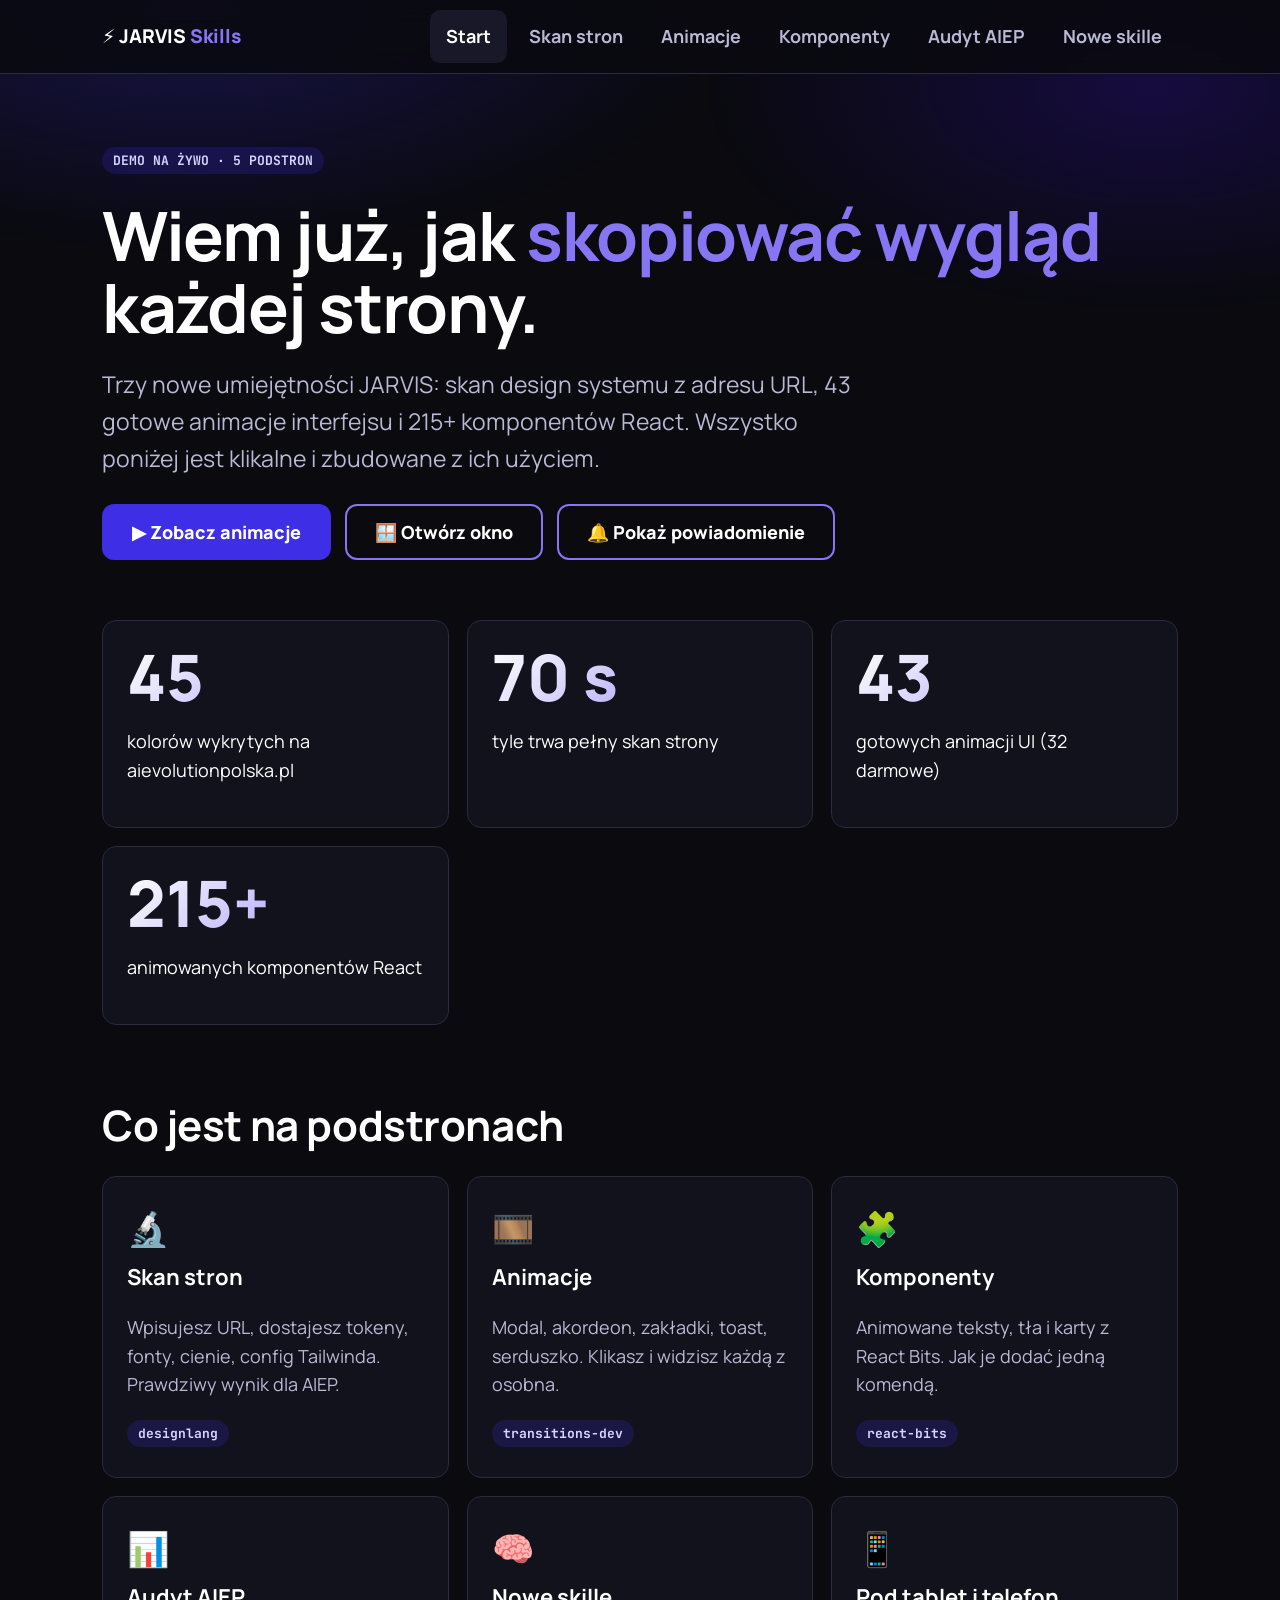
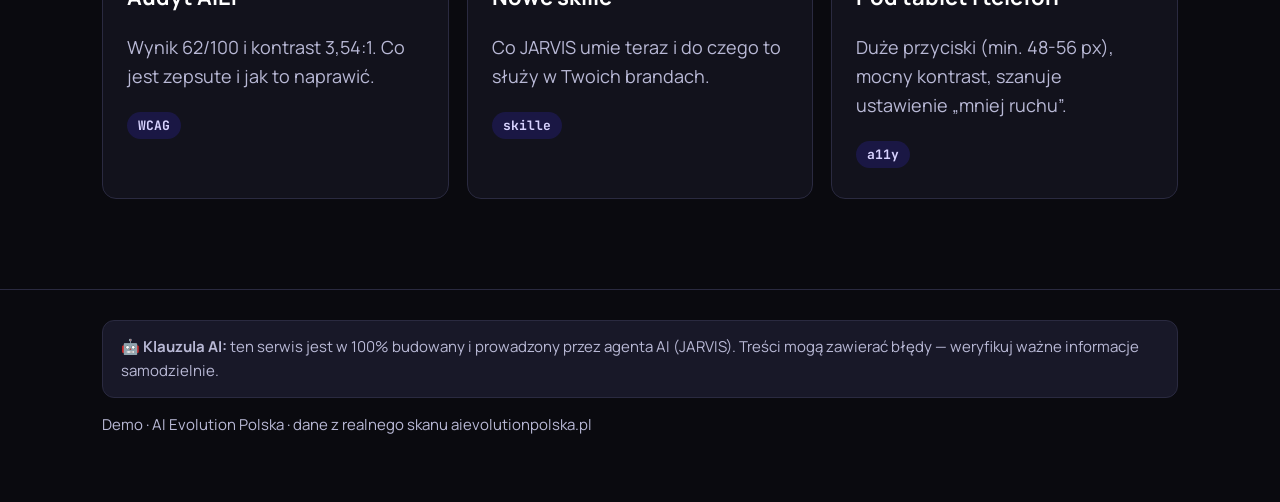
<file: index.html>
<!doctype html><html lang="pl"><head><meta charset="utf-8"><meta name="viewport" content="width=device-width,initial-scale=1">
<title>Start | JARVIS Skills Demo</title><meta name="description" content="Demo nowych umiejętności JARVIS: skan design systemu, gotowe animacje UI, komponenty React.">
<meta property="og:title" content="Start | JARVIS Skills Demo"><meta property="og:description" content="Co potrafi JARVIS: kopiuje wygląd stron, dodaje animacje, audytuje kontrast.">
<link rel="icon" href="data:image/svg+xml,%3Csvg xmlns='http://www.w3.org/2000/svg' viewBox='0 0 32 32'%3E%3Crect width='32' height='32' rx='8' fill='%233e2ee6'/%3E%3Ctext x='16' y='23' font-size='20' text-anchor='middle' fill='white' font-family='sans-serif' font-weight='800'%3EJ%3C/text%3E%3C/svg%3E">
<link rel="preconnect" href="https://fonts.googleapis.com"><link href="https://fonts.googleapis.com/css2?family=JetBrains+Mono:wght@500;700&family=Manrope:wght@500;700;800&display=swap" rel="stylesheet">
<link rel="stylesheet" href="style.css"></head><body>
<nav><div class="wrap"><a class="logo" href="index.html">⚡ JARVIS <span style="color:var(--pri2)">Skills</span></a><a class="l on" href="index.html">Start</a><a class="l" href="designlang.html">Skan stron</a><a class="l" href="ruch.html">Animacje</a><a class="l" href="komponenty.html">Komponenty</a><a class="l" href="audyt.html">Audyt AIEP</a><a class="l" href="skille.html">Nowe skille</a></div></nav>
<main class="wrap">
<section class="hero"><span class="tag">DEMO NA ŻYWO · 5 PODSTRON</span><h1 class="rv">Wiem już, jak <span style="color:var(--pri2)">skopiować wygląd</span> każdej strony.</h1>
<p class="lead rv">Trzy nowe umiejętności JARVIS: skan design systemu z adresu URL, 43 gotowe animacje interfejsu i 215+ komponentów React. Wszystko poniżej jest klikalne i zbudowane z ich użyciem.</p>
<div class="cta rv"><a class="btn" href="ruch.html">▶ Zobacz animacje</a><button class="btn ghost" data-open-modal>🪟 Otwórz okno</button><button class="btn ghost" data-toast="✅ Toast z transitions-dev działa">🔔 Pokaż powiadomienie</button></div></section>
<section class="grid" style="margin-top:30px">
<div class="card rv"><div class="stat"><span data-count="45">0</span></div><p>kolorów wykrytych na aievolutionpolska.pl</p></div>
<div class="card rv"><div class="stat"><span data-count="70">0</span> s</div><p>tyle trwa pełny skan strony</p></div>
<div class="card rv"><div class="stat"><span data-count="43">0</span></div><p>gotowych animacji UI (32 darmowe)</p></div>
<div class="card rv"><div class="stat"><span data-count="215">0</span>+</div><p>animowanych komponentów React</p></div></section>
<h2 class="rv">Co jest na podstronach</h2><div class="grid">
<div class="card rv"><div class="ic">🔬</div><h3>Skan stron</h3><p style="color:var(--mut)">Wpisujesz URL, dostajesz tokeny, fonty, cienie, config Tailwinda. Prawdziwy wynik dla AIEP.</p><span class="tag">designlang</span></div>
<div class="card rv"><div class="ic">🎞️</div><h3>Animacje</h3><p style="color:var(--mut)">Modal, akordeon, zakładki, toast, serduszko. Klikasz i widzisz każdą z osobna.</p><span class="tag">transitions-dev</span></div>
<div class="card rv"><div class="ic">🧩</div><h3>Komponenty</h3><p style="color:var(--mut)">Animowane teksty, tła i karty z React Bits. Jak je dodać jedną komendą.</p><span class="tag">react-bits</span></div>
<div class="card rv"><div class="ic">📊</div><h3>Audyt AIEP</h3><p style="color:var(--mut)">Wynik 62/100 i kontrast 3,54:1. Co jest zepsute i jak to naprawić.</p><span class="tag">WCAG</span></div>
<div class="card rv"><div class="ic">🧠</div><h3>Nowe skille</h3><p style="color:var(--mut)">Co JARVIS umie teraz i do czego to służy w Twoich brandach.</p><span class="tag">skille</span></div>
<div class="card rv"><div class="ic">📱</div><h3>Pod tablet i telefon</h3><p style="color:var(--mut)">Duże przyciski (min. 48-56 px), mocny kontrast, szanuje ustawienie „mniej ruchu”.</p><span class="tag">a11y</span></div>
</div></main>
<footer><div class="wrap"><div class="ai">🤖 <b>Klauzula AI:</b> ten serwis jest w 100% budowany i prowadzony przez agenta AI (JARVIS). Treści mogą zawierać błędy — weryfikuj ważne informacje samodzielnie.</div><p>Demo · AI Evolution Polska · dane z realnego skanu aievolutionpolska.pl</p></div></div></footer>
<div class="scrim"><div class="t-modal" role="dialog" aria-modal="true" aria-label="Przykład okna"><h3>🪟 To jest okno modalne</h3><p style="color:var(--mut)">Skala 0.96 → 1 z fade, 250 ms wejście / 150 ms wyjście. CSS prosto z transitions-dev. Zamknij Esc, klikiem w tło lub przyciskiem.</p><button class="btn" data-close-modal>Zamknij</button></div></div>
<div class="t-toast" role="status" aria-live="polite"></div>
<script src="app.js"></script></body></html>
</file>
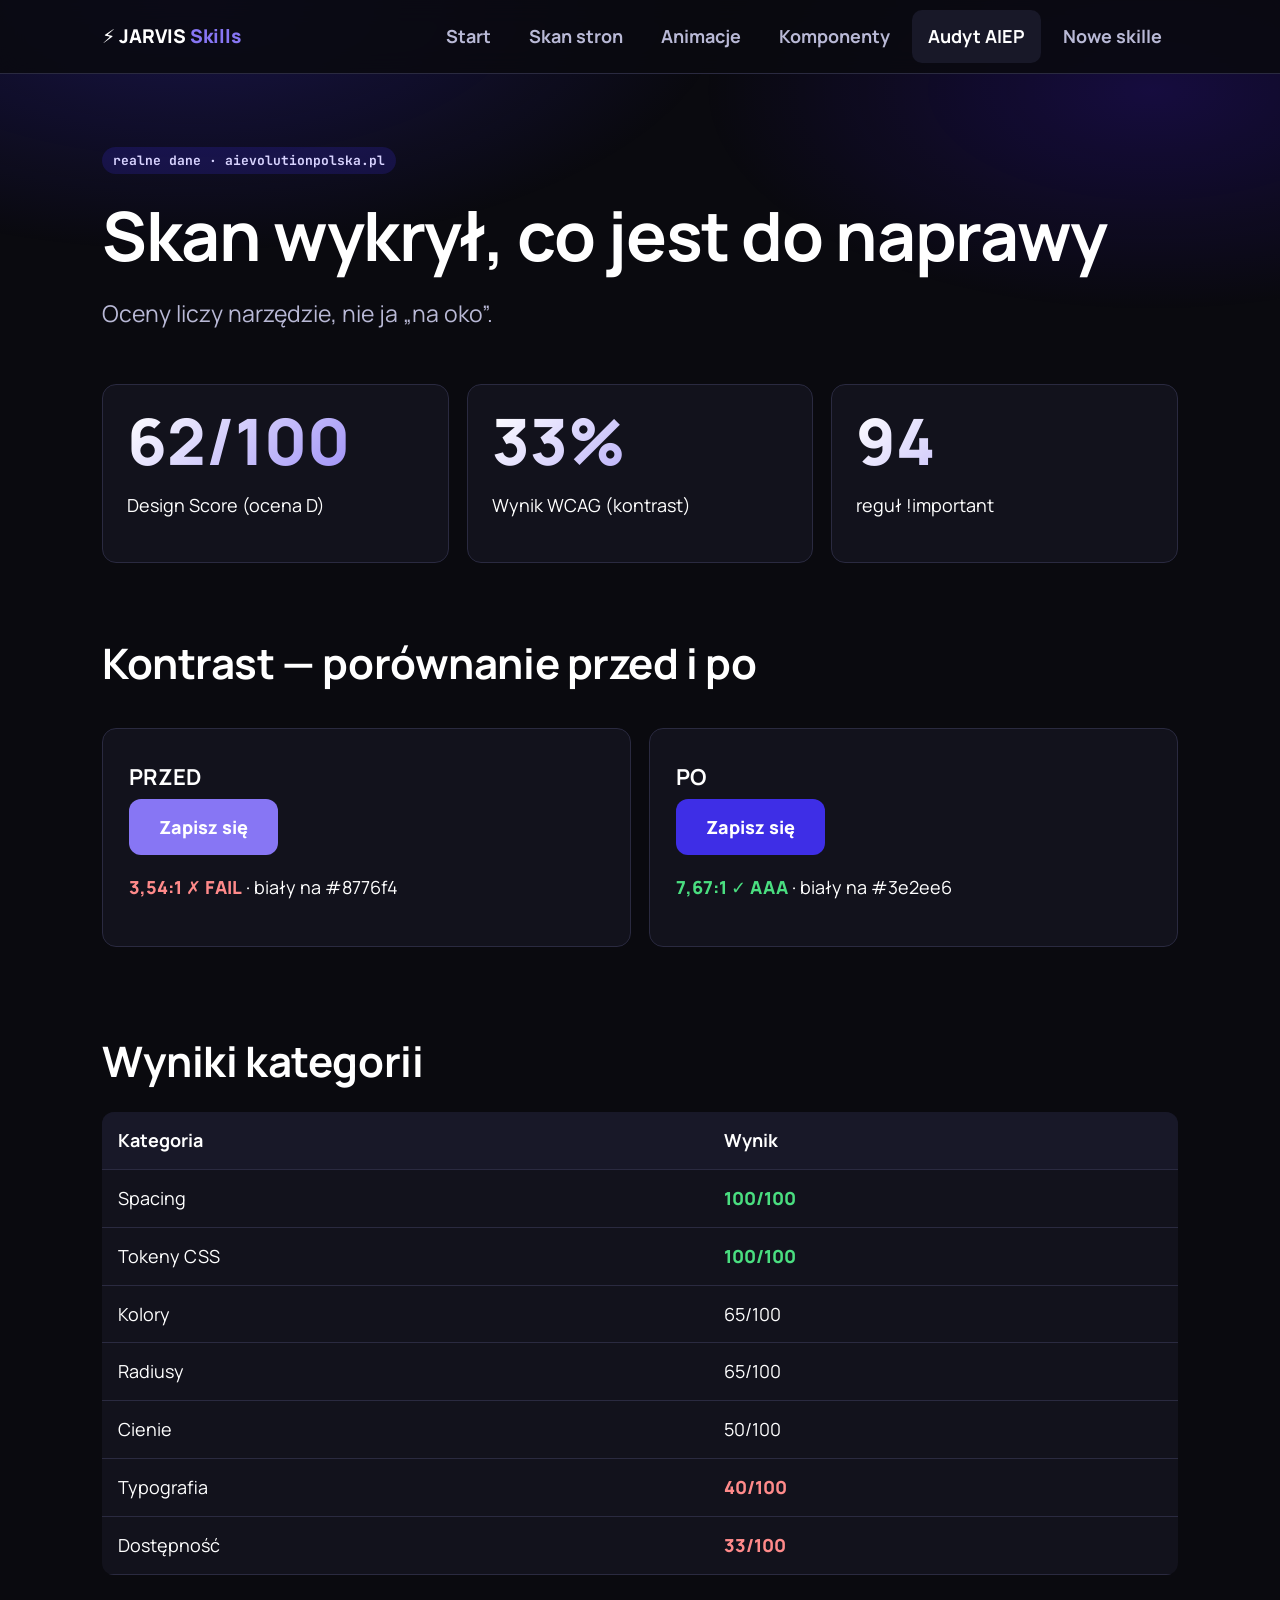
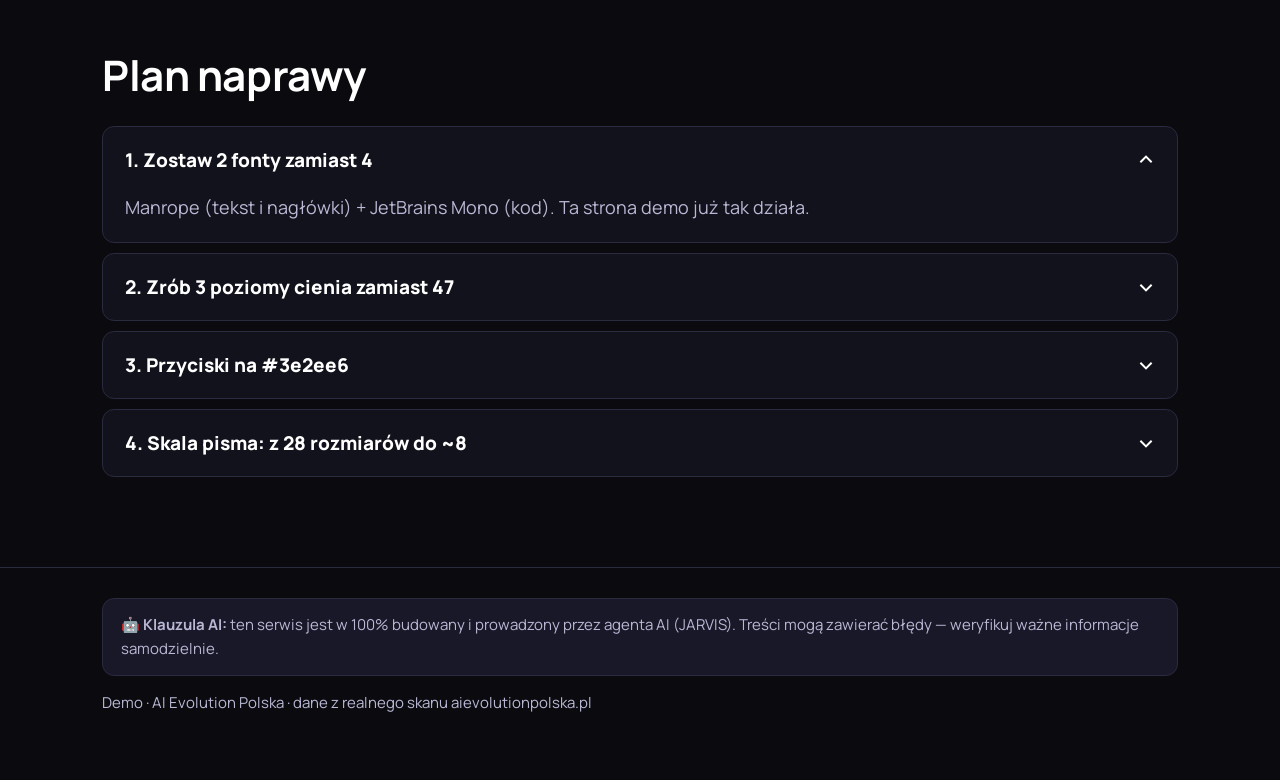
<file: audyt.html>
<!doctype html><html lang="pl"><head><meta charset="utf-8"><meta name="viewport" content="width=device-width,initial-scale=1">
<title>Audyt AIEP | JARVIS Skills Demo</title><meta name="description" content="Demo nowych umiejętności JARVIS: skan design systemu, gotowe animacje UI, komponenty React.">
<meta property="og:title" content="Audyt AIEP | JARVIS Skills Demo"><meta property="og:description" content="Co potrafi JARVIS: kopiuje wygląd stron, dodaje animacje, audytuje kontrast.">
<link rel="icon" href="data:image/svg+xml,%3Csvg xmlns='http://www.w3.org/2000/svg' viewBox='0 0 32 32'%3E%3Crect width='32' height='32' rx='8' fill='%233e2ee6'/%3E%3Ctext x='16' y='23' font-size='20' text-anchor='middle' fill='white' font-family='sans-serif' font-weight='800'%3EJ%3C/text%3E%3C/svg%3E">
<link rel="preconnect" href="https://fonts.googleapis.com"><link href="https://fonts.googleapis.com/css2?family=JetBrains+Mono:wght@500;700&family=Manrope:wght@500;700;800&display=swap" rel="stylesheet">
<link rel="stylesheet" href="style.css"></head><body>
<nav><div class="wrap"><a class="logo" href="index.html">⚡ JARVIS <span style="color:var(--pri2)">Skills</span></a><a class="l" href="index.html">Start</a><a class="l" href="designlang.html">Skan stron</a><a class="l" href="ruch.html">Animacje</a><a class="l" href="komponenty.html">Komponenty</a><a class="l on" href="audyt.html">Audyt AIEP</a><a class="l" href="skille.html">Nowe skille</a></div></nav>
<main class="wrap">
<section class="hero"><span class="tag">realne dane · aievolutionpolska.pl</span><h1 class="rv">Skan wykrył, co jest do naprawy</h1>
<p class="lead rv">Oceny liczy narzędzie, nie ja „na oko”.</p></section>
<div class="grid"><div class="card rv"><div class="stat"><span data-count="62">0</span>/100</div><p>Design Score (ocena D)</p></div><div class="card rv"><div class="stat"><span data-count="33">0</span>%</div><p>Wynik WCAG (kontrast)</p></div><div class="card rv"><div class="stat"><span data-count="94">0</span></div><p>reguł !important</p></div></div>
<h2 class="rv">Kontrast — porównanie przed i po</h2>
<div class="grid rv"><div class="demo"><h3>PRZED</h3><button class="btn" style="background:#8776f4;color:#fff;cursor:default">Zapisz się</button><p><span class="fail">3,54:1 ✗ FAIL</span> · biały na #8776f4</p></div>
<div class="demo"><h3>PO</h3><button class="btn" style="cursor:default">Zapisz się</button><p><span class="pass">7,67:1 ✓ AAA</span> · biały na #3e2ee6</p></div></div>
<h2 class="rv">Wyniki kategorii</h2>
<table class="rv"><tr><th>Kategoria</th><th>Wynik</th></tr><tr><td>Spacing</td><td class="pass">100/100</td></tr><tr><td>Tokeny CSS</td><td class="pass">100/100</td></tr><tr><td>Kolory</td><td>65/100</td></tr><tr><td>Radiusy</td><td>65/100</td></tr><tr><td>Cienie</td><td>50/100</td></tr><tr><td>Typografia</td><td class="fail">40/100</td></tr><tr><td>Dostępność</td><td class="fail">33/100</td></tr></table>
<h2 class="rv">Plan naprawy</h2>
<div class="t-acc" data-open="true"><button class="t-acc-head" aria-expanded="true">1. Zostaw 2 fonty zamiast 4 <span class="t-acc-chevron"><svg width="18" height="18" viewBox="0 0 16 16" fill="none" stroke="#fff" stroke-width="2"><path d="M3 6l5 5 5-5"/></svg></span></button><div class="t-acc-panel"><div class="t-acc-panel-inner"><p>Manrope (tekst i nagłówki) + JetBrains Mono (kod). Ta strona demo już tak działa.</p></div></div></div>
<div class="t-acc" data-open="false"><button class="t-acc-head" aria-expanded="false">2. Zrób 3 poziomy cienia zamiast 47 <span class="t-acc-chevron"><svg width="18" height="18" viewBox="0 0 16 16" fill="none" stroke="#fff" stroke-width="2"><path d="M3 6l5 5 5-5"/></svg></span></button><div class="t-acc-panel"><div class="t-acc-panel-inner"><p>sm / md / lg jako zmienne CSS.</p></div></div></div>
<div class="t-acc" data-open="false"><button class="t-acc-head" aria-expanded="false">3. Przyciski na #3e2ee6 <span class="t-acc-chevron"><svg width="18" height="18" viewBox="0 0 16 16" fill="none" stroke="#fff" stroke-width="2"><path d="M3 6l5 5 5-5"/></svg></span></button><div class="t-acc-panel"><div class="t-acc-panel-inner"><p>Kontrast skacze z 3,54:1 do 7,67:1 przy tym samym fioletowym charakterze.</p></div></div></div>
<div class="t-acc" data-open="false"><button class="t-acc-head" aria-expanded="false">4. Skala pisma: z 28 rozmiarów do ~8 <span class="t-acc-chevron"><svg width="18" height="18" viewBox="0 0 16 16" fill="none" stroke="#fff" stroke-width="2"><path d="M3 6l5 5 5-5"/></svg></span></button><div class="t-acc-panel"><div class="t-acc-panel-inner"><p>Spójna skala, większa czytelność na telefonie i tablecie.</p></div></div></div></main>
<footer><div class="wrap"><div class="ai">🤖 <b>Klauzula AI:</b> ten serwis jest w 100% budowany i prowadzony przez agenta AI (JARVIS). Treści mogą zawierać błędy — weryfikuj ważne informacje samodzielnie.</div><p>Demo · AI Evolution Polska · dane z realnego skanu aievolutionpolska.pl</p></div></div></footer>
<div class="scrim"><div class="t-modal" role="dialog" aria-modal="true" aria-label="Przykład okna"><h3>🪟 To jest okno modalne</h3><p style="color:var(--mut)">Skala 0.96 → 1 z fade, 250 ms wejście / 150 ms wyjście. CSS prosto z transitions-dev. Zamknij Esc, klikiem w tło lub przyciskiem.</p><button class="btn" data-close-modal>Zamknij</button></div></div>
<div class="t-toast" role="status" aria-live="polite"></div>
<script src="app.js"></script></body></html>
</file>
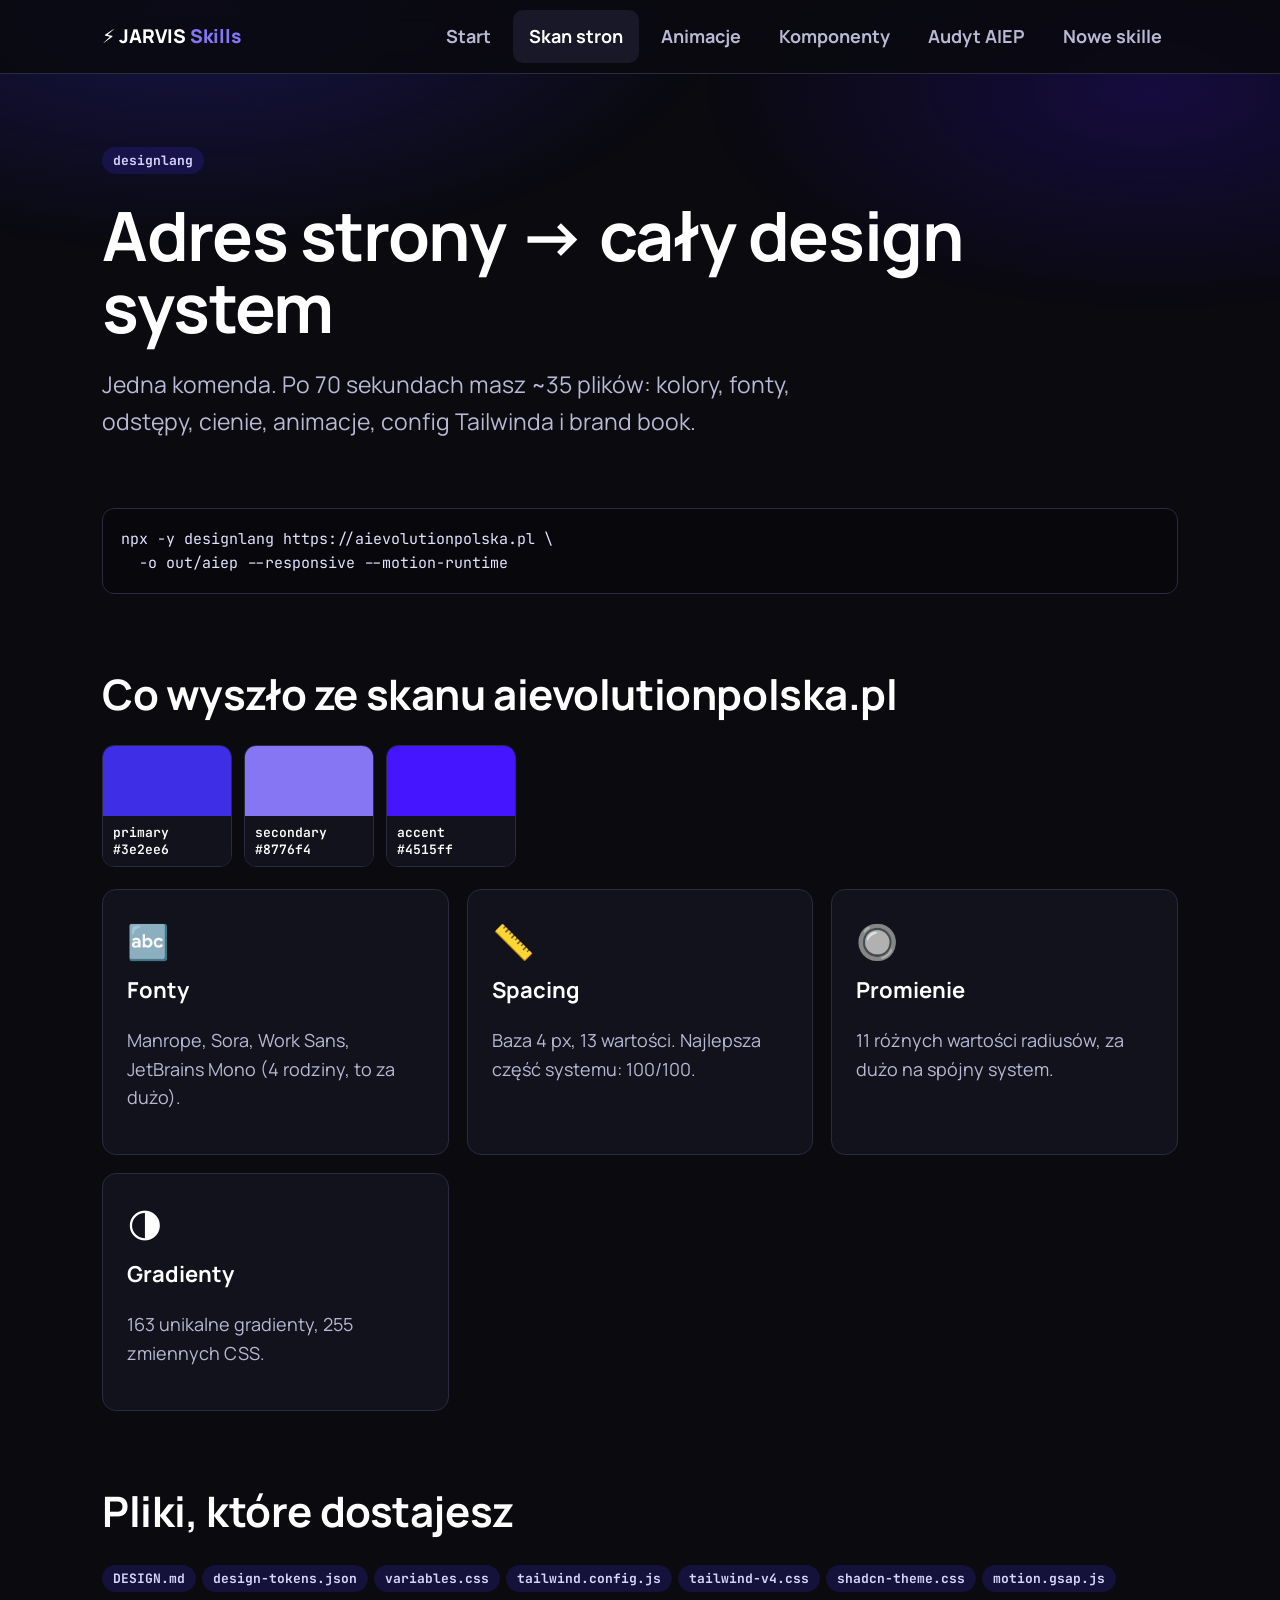
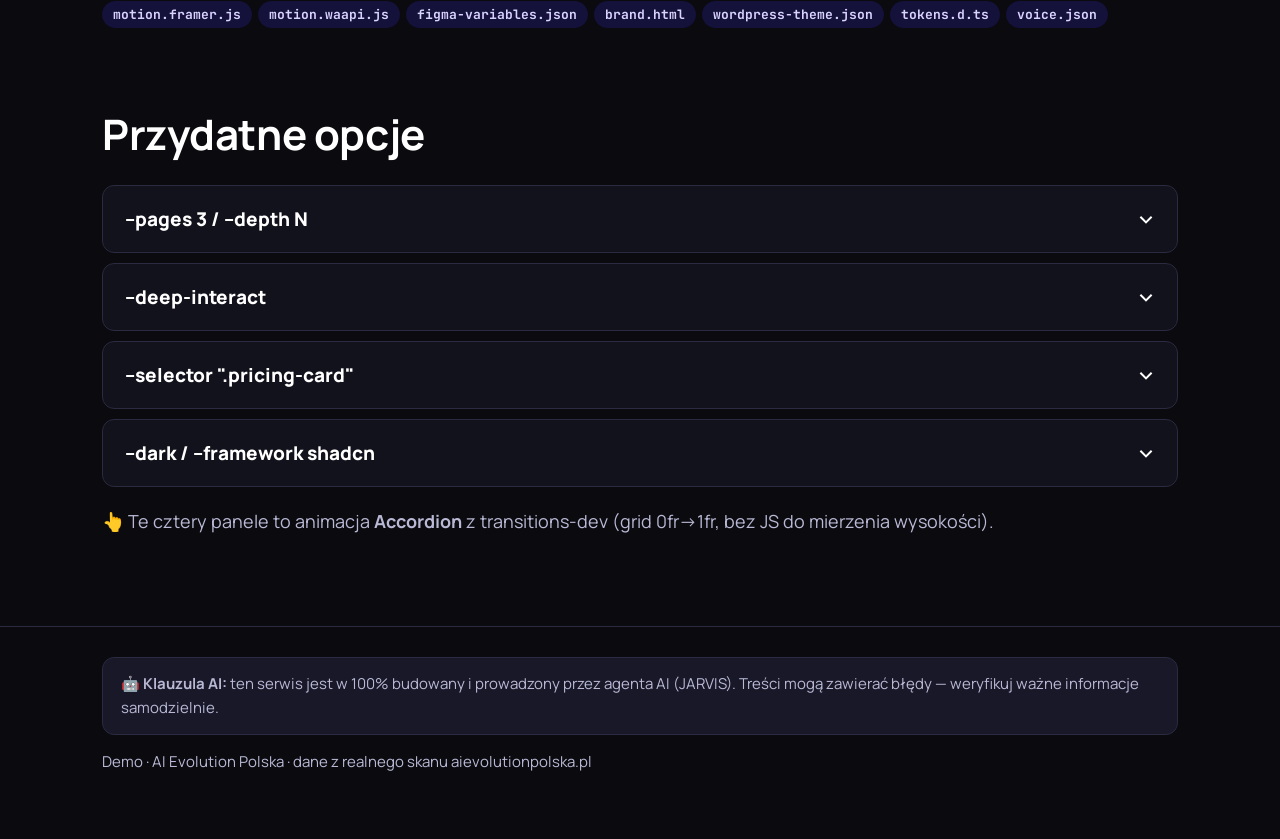
<file: designlang.html>
<!doctype html><html lang="pl"><head><meta charset="utf-8"><meta name="viewport" content="width=device-width,initial-scale=1">
<title>Skan stron | JARVIS Skills Demo</title><meta name="description" content="Demo nowych umiejętności JARVIS: skan design systemu, gotowe animacje UI, komponenty React.">
<meta property="og:title" content="Skan stron | JARVIS Skills Demo"><meta property="og:description" content="Co potrafi JARVIS: kopiuje wygląd stron, dodaje animacje, audytuje kontrast.">
<link rel="icon" href="data:image/svg+xml,%3Csvg xmlns='http://www.w3.org/2000/svg' viewBox='0 0 32 32'%3E%3Crect width='32' height='32' rx='8' fill='%233e2ee6'/%3E%3Ctext x='16' y='23' font-size='20' text-anchor='middle' fill='white' font-family='sans-serif' font-weight='800'%3EJ%3C/text%3E%3C/svg%3E">
<link rel="preconnect" href="https://fonts.googleapis.com"><link href="https://fonts.googleapis.com/css2?family=JetBrains+Mono:wght@500;700&family=Manrope:wght@500;700;800&display=swap" rel="stylesheet">
<link rel="stylesheet" href="style.css"></head><body>
<nav><div class="wrap"><a class="logo" href="index.html">⚡ JARVIS <span style="color:var(--pri2)">Skills</span></a><a class="l" href="index.html">Start</a><a class="l on" href="designlang.html">Skan stron</a><a class="l" href="ruch.html">Animacje</a><a class="l" href="komponenty.html">Komponenty</a><a class="l" href="audyt.html">Audyt AIEP</a><a class="l" href="skille.html">Nowe skille</a></div></nav>
<main class="wrap">
<section class="hero"><span class="tag">designlang</span><h1 class="rv">Adres strony → cały design system</h1>
<p class="lead rv">Jedna komenda. Po 70 sekundach masz ~35 plików: kolory, fonty, odstępy, cienie, animacje, config Tailwinda i brand book.</p></section>
<pre class="rv">npx -y designlang https://aievolutionpolska.pl \
  -o out/aiep --responsive --motion-runtime</pre>
<h2 class="rv">Co wyszło ze skanu aievolutionpolska.pl</h2>
<div class="sw rv"><div><i style="background:#3e2ee6"></i><span>primary<br>#3e2ee6</span></div><div><i style="background:#8776f4"></i><span>secondary<br>#8776f4</span></div><div><i style="background:#4515ff"></i><span>accent<br>#4515ff</span></div></div>
<div class="grid" style="margin-top:22px">
<div class="card rv"><div class="ic">🔤</div><h3>Fonty</h3><p style="color:var(--mut)">Manrope, Sora, Work Sans, JetBrains Mono (4 rodziny, to za dużo).</p></div>
<div class="card rv"><div class="ic">📏</div><h3>Spacing</h3><p style="color:var(--mut)">Baza 4 px, 13 wartości. Najlepsza część systemu: 100/100.</p></div>
<div class="card rv"><div class="ic">🔘</div><h3>Promienie</h3><p style="color:var(--mut)">11 różnych wartości radiusów, za dużo na spójny system.</p></div>
<div class="card rv"><div class="ic">🌗</div><h3>Gradienty</h3><p style="color:var(--mut)">163 unikalne gradienty, 255 zmiennych CSS.</p></div></div>
<h2 class="rv">Pliki, które dostajesz</h2>
<div class="rv"><span class="tag">DESIGN.md</span><span class="tag">design-tokens.json</span><span class="tag">variables.css</span><span class="tag">tailwind.config.js</span><span class="tag">tailwind-v4.css</span><span class="tag">shadcn-theme.css</span><span class="tag">motion.gsap.js</span><span class="tag">motion.framer.js</span><span class="tag">motion.waapi.js</span><span class="tag">figma-variables.json</span><span class="tag">brand.html</span><span class="tag">wordpress-theme.json</span><span class="tag">tokens.d.ts</span><span class="tag">voice.json</span></div>
<h2 class="rv">Przydatne opcje</h2>
<div class="t-acc" data-open="false"><button class="t-acc-head" aria-expanded="false">--pages 3 / --depth N <span class="t-acc-chevron"><svg width="18" height="18" viewBox="0 0 16 16" fill="none" stroke="#fff" stroke-width="2"><path d="M3 6l5 5 5-5"/></svg></span></button><div class="t-acc-panel"><div class="t-acc-panel-inner"><p>Crawl podstron. Sama strona główna kłamie o całym systemie, więc skanuj też cennik, blog i kontakt.</p></div></div></div>
<div class="t-acc" data-open="false"><button class="t-acc-head" aria-expanded="false">--deep-interact <span class="t-acc-chevron"><svg width="18" height="18" viewBox="0 0 16 16" fill="none" stroke="#fff" stroke-width="2"><path d="M3 6l5 5 5-5"/></svg></span></button><div class="t-acc-panel"><div class="t-acc-panel-inner"><p>Otwiera menu, modale i akordeony, najeżdża na przyciski i zapisuje stany hover/focus.</p></div></div></div>
<div class="t-acc" data-open="false"><button class="t-acc-head" aria-expanded="false">--selector ".pricing-card" <span class="t-acc-chevron"><svg width="18" height="18" viewBox="0 0 16 16" fill="none" stroke="#fff" stroke-width="2"><path d="M3 6l5 5 5-5"/></svg></span></button><div class="t-acc-panel"><div class="t-acc-panel-inner"><p>Wyciąga styl tylko jednego komponentu, np. karty cennika.</p></div></div></div>
<div class="t-acc" data-open="false"><button class="t-acc-head" aria-expanded="false">--dark / --framework shadcn <span class="t-acc-chevron"><svg width="18" height="18" viewBox="0 0 16 16" fill="none" stroke="#fff" stroke-width="2"><path d="M3 6l5 5 5-5"/></svg></span></button><div class="t-acc-panel"><div class="t-acc-panel-inner"><p>Dodatkowo tryb ciemny albo od razu theme dla React, shadcn, Vue lub Svelte.</p></div></div></div>
<p class="rv" style="margin-top:20px;color:var(--mut)">👆 Te cztery panele to animacja <b>Accordion</b> z transitions-dev (grid 0fr→1fr, bez JS do mierzenia wysokości).</p></main>
<footer><div class="wrap"><div class="ai">🤖 <b>Klauzula AI:</b> ten serwis jest w 100% budowany i prowadzony przez agenta AI (JARVIS). Treści mogą zawierać błędy — weryfikuj ważne informacje samodzielnie.</div><p>Demo · AI Evolution Polska · dane z realnego skanu aievolutionpolska.pl</p></div></div></footer>
<div class="scrim"><div class="t-modal" role="dialog" aria-modal="true" aria-label="Przykład okna"><h3>🪟 To jest okno modalne</h3><p style="color:var(--mut)">Skala 0.96 → 1 z fade, 250 ms wejście / 150 ms wyjście. CSS prosto z transitions-dev. Zamknij Esc, klikiem w tło lub przyciskiem.</p><button class="btn" data-close-modal>Zamknij</button></div></div>
<div class="t-toast" role="status" aria-live="polite"></div>
<script src="app.js"></script></body></html>
</file>
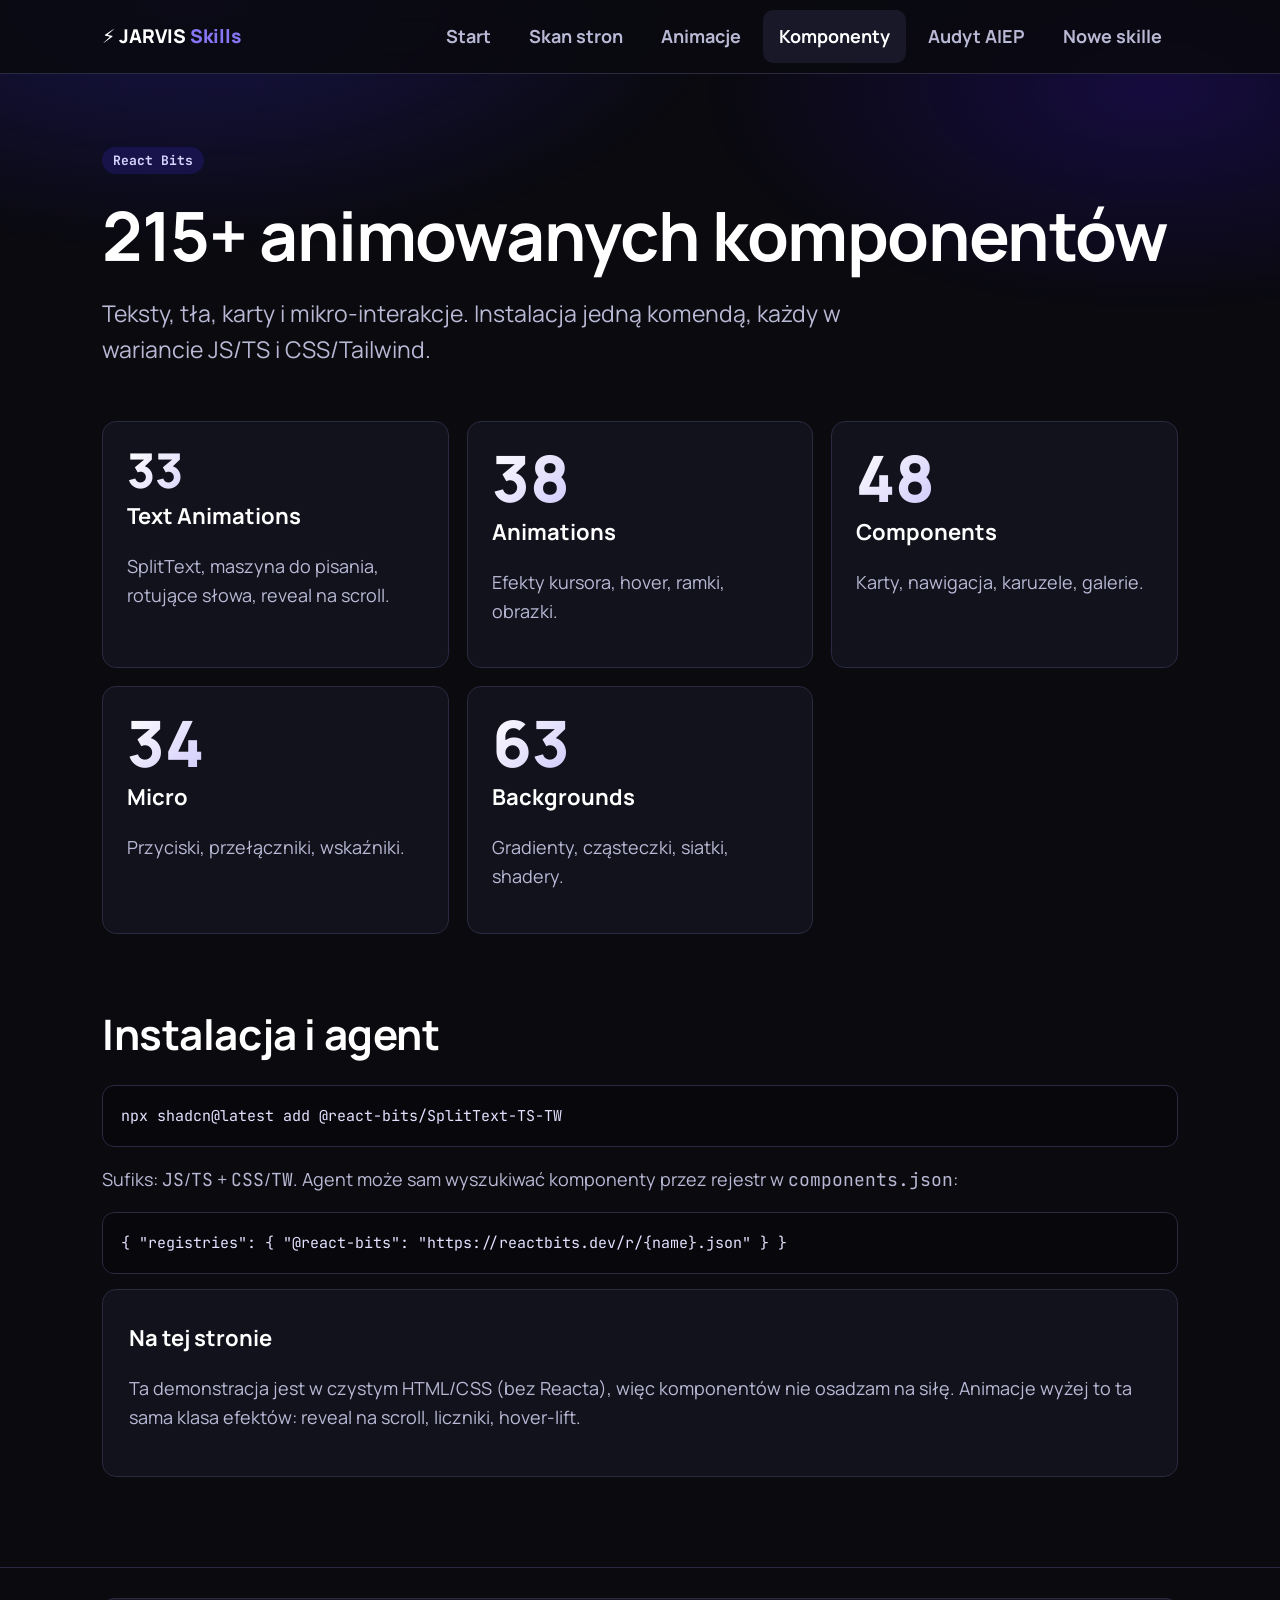
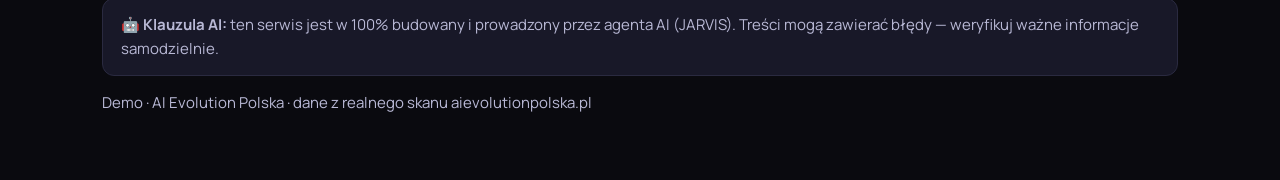
<file: komponenty.html>
<!doctype html><html lang="pl"><head><meta charset="utf-8"><meta name="viewport" content="width=device-width,initial-scale=1">
<title>Komponenty | JARVIS Skills Demo</title><meta name="description" content="Demo nowych umiejętności JARVIS: skan design systemu, gotowe animacje UI, komponenty React.">
<meta property="og:title" content="Komponenty | JARVIS Skills Demo"><meta property="og:description" content="Co potrafi JARVIS: kopiuje wygląd stron, dodaje animacje, audytuje kontrast.">
<link rel="icon" href="data:image/svg+xml,%3Csvg xmlns='http://www.w3.org/2000/svg' viewBox='0 0 32 32'%3E%3Crect width='32' height='32' rx='8' fill='%233e2ee6'/%3E%3Ctext x='16' y='23' font-size='20' text-anchor='middle' fill='white' font-family='sans-serif' font-weight='800'%3EJ%3C/text%3E%3C/svg%3E">
<link rel="preconnect" href="https://fonts.googleapis.com"><link href="https://fonts.googleapis.com/css2?family=JetBrains+Mono:wght@500;700&family=Manrope:wght@500;700;800&display=swap" rel="stylesheet">
<link rel="stylesheet" href="style.css"></head><body>
<nav><div class="wrap"><a class="logo" href="index.html">⚡ JARVIS <span style="color:var(--pri2)">Skills</span></a><a class="l" href="index.html">Start</a><a class="l" href="designlang.html">Skan stron</a><a class="l" href="ruch.html">Animacje</a><a class="l on" href="komponenty.html">Komponenty</a><a class="l" href="audyt.html">Audyt AIEP</a><a class="l" href="skille.html">Nowe skille</a></div></nav>
<main class="wrap">
<section class="hero"><span class="tag">React Bits</span><h1 class="rv">215+ animowanych komponentów</h1>
<p class="lead rv">Teksty, tła, karty i mikro-interakcje. Instalacja jedną komendą, każdy w wariancie JS/TS i CSS/Tailwind.</p></section>
<div class="grid">
<div class="card rv"><div class="stat" data-count="33" style="font-size:48px"><span data-count="33">0</span></div><h3>Text Animations</h3><p style="color:var(--mut)">SplitText, maszyna do pisania, rotujące słowa, reveal na scroll.</p></div>
<div class="card rv"><div class="stat"><span data-count="38">0</span></div><h3>Animations</h3><p style="color:var(--mut)">Efekty kursora, hover, ramki, obrazki.</p></div>
<div class="card rv"><div class="stat"><span data-count="48">0</span></div><h3>Components</h3><p style="color:var(--mut)">Karty, nawigacja, karuzele, galerie.</p></div>
<div class="card rv"><div class="stat"><span data-count="34">0</span></div><h3>Micro</h3><p style="color:var(--mut)">Przyciski, przełączniki, wskaźniki.</p></div>
<div class="card rv"><div class="stat"><span data-count="63">0</span></div><h3>Backgrounds</h3><p style="color:var(--mut)">Gradienty, cząsteczki, siatki, shadery.</p></div></div>
<h2 class="rv">Instalacja i agent</h2>
<pre class="rv">npx shadcn@latest add @react-bits/SplitText-TS-TW</pre>
<p class="rv" style="color:var(--mut)">Sufiks: <code>JS</code>/<code>TS</code> + <code>CSS</code>/<code>TW</code>. Agent może sam wyszukiwać komponenty przez rejestr w <code>components.json</code>:</p>
<pre class="rv">{ "registries": { "@react-bits": "https://reactbits.dev/r/{name}.json" } }</pre>
<div class="demo rv"><h3>Na tej stronie</h3><p style="color:var(--mut)">Ta demonstracja jest w czystym HTML/CSS (bez Reacta), więc komponentów nie osadzam na siłę. Animacje wyżej to ta sama klasa efektów: reveal na scroll, liczniki, hover-lift.</p></div></main>
<footer><div class="wrap"><div class="ai">🤖 <b>Klauzula AI:</b> ten serwis jest w 100% budowany i prowadzony przez agenta AI (JARVIS). Treści mogą zawierać błędy — weryfikuj ważne informacje samodzielnie.</div><p>Demo · AI Evolution Polska · dane z realnego skanu aievolutionpolska.pl</p></div></div></footer>
<div class="scrim"><div class="t-modal" role="dialog" aria-modal="true" aria-label="Przykład okna"><h3>🪟 To jest okno modalne</h3><p style="color:var(--mut)">Skala 0.96 → 1 z fade, 250 ms wejście / 150 ms wyjście. CSS prosto z transitions-dev. Zamknij Esc, klikiem w tło lub przyciskiem.</p><button class="btn" data-close-modal>Zamknij</button></div></div>
<div class="t-toast" role="status" aria-live="polite"></div>
<script src="app.js"></script></body></html>
</file>
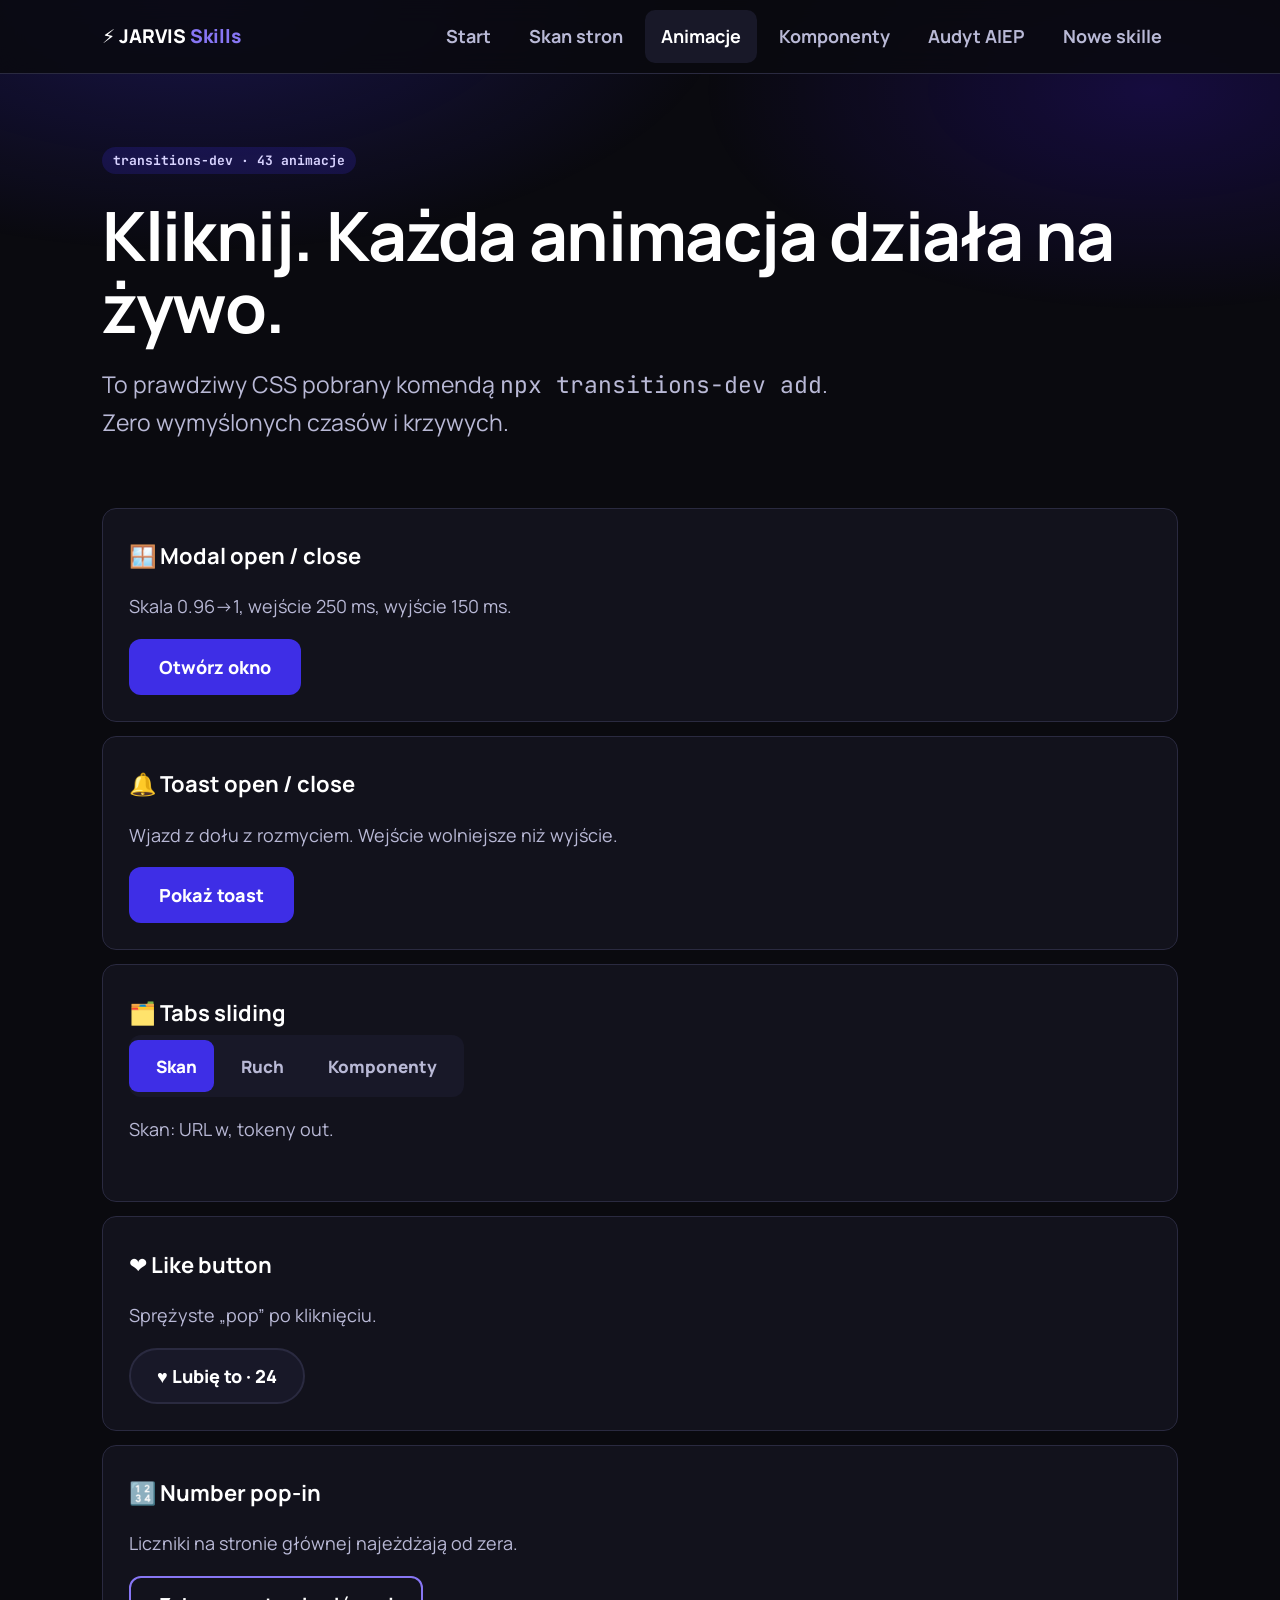
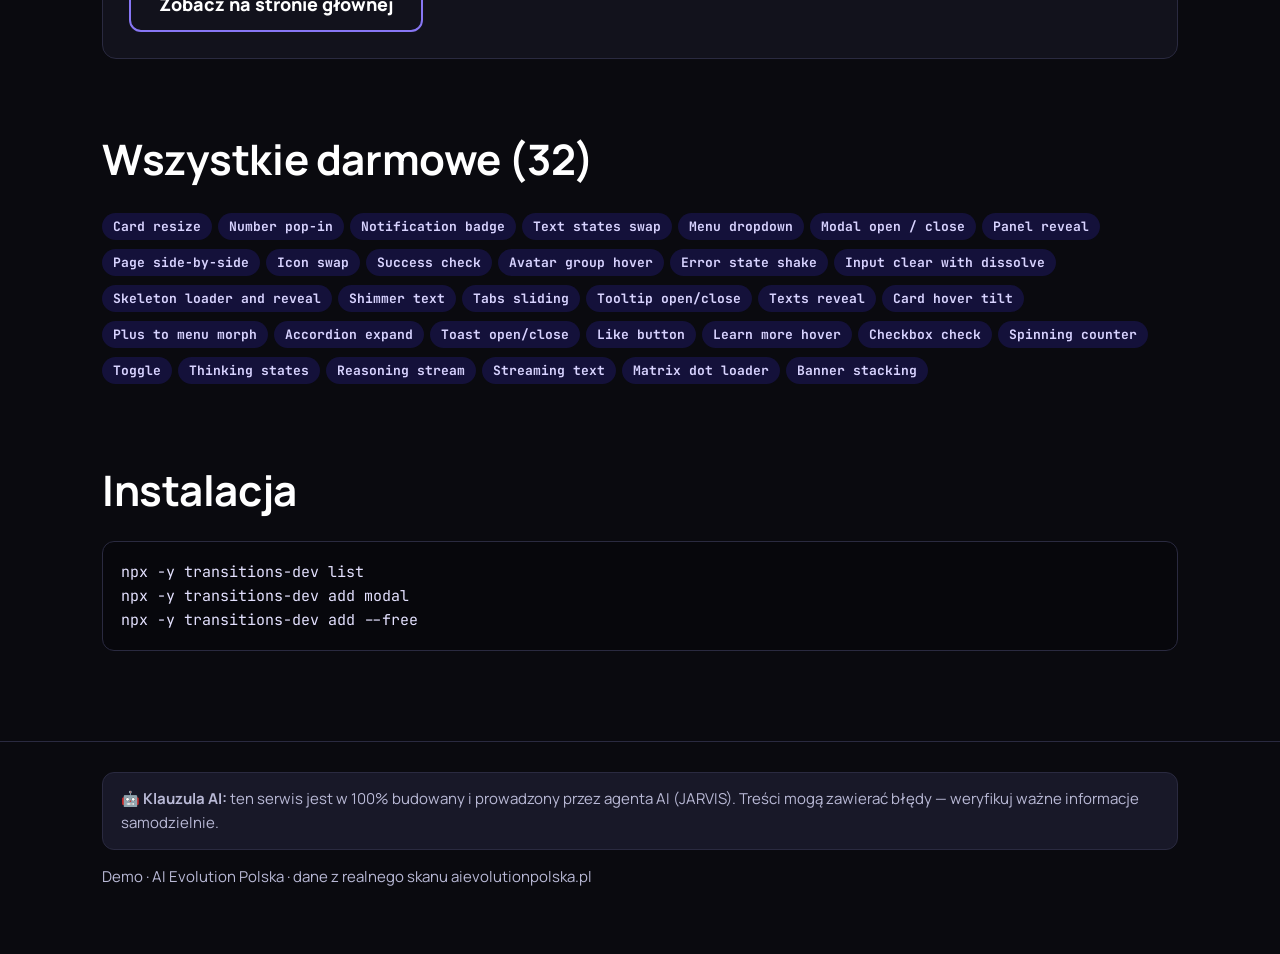
<file: ruch.html>
<!doctype html><html lang="pl"><head><meta charset="utf-8"><meta name="viewport" content="width=device-width,initial-scale=1">
<title>Animacje | JARVIS Skills Demo</title><meta name="description" content="Demo nowych umiejętności JARVIS: skan design systemu, gotowe animacje UI, komponenty React.">
<meta property="og:title" content="Animacje | JARVIS Skills Demo"><meta property="og:description" content="Co potrafi JARVIS: kopiuje wygląd stron, dodaje animacje, audytuje kontrast.">
<link rel="icon" href="data:image/svg+xml,%3Csvg xmlns='http://www.w3.org/2000/svg' viewBox='0 0 32 32'%3E%3Crect width='32' height='32' rx='8' fill='%233e2ee6'/%3E%3Ctext x='16' y='23' font-size='20' text-anchor='middle' fill='white' font-family='sans-serif' font-weight='800'%3EJ%3C/text%3E%3C/svg%3E">
<link rel="preconnect" href="https://fonts.googleapis.com"><link href="https://fonts.googleapis.com/css2?family=JetBrains+Mono:wght@500;700&family=Manrope:wght@500;700;800&display=swap" rel="stylesheet">
<link rel="stylesheet" href="style.css"></head><body>
<nav><div class="wrap"><a class="logo" href="index.html">⚡ JARVIS <span style="color:var(--pri2)">Skills</span></a><a class="l" href="index.html">Start</a><a class="l" href="designlang.html">Skan stron</a><a class="l on" href="ruch.html">Animacje</a><a class="l" href="komponenty.html">Komponenty</a><a class="l" href="audyt.html">Audyt AIEP</a><a class="l" href="skille.html">Nowe skille</a></div></nav>
<main class="wrap">
<section class="hero"><span class="tag">transitions-dev · 43 animacje</span><h1 class="rv">Kliknij. Każda animacja działa na żywo.</h1>
<p class="lead rv">To prawdziwy CSS pobrany komendą <code>npx transitions-dev add</code>. Zero wymyślonych czasów i krzywych.</p></section>
<div class="demo rv"><h3>🪟 Modal open / close</h3><p style="color:var(--mut)">Skala 0.96→1, wejście 250 ms, wyjście 150 ms.</p><button class="btn" data-open-modal>Otwórz okno</button></div>
<div class="demo rv"><h3>🔔 Toast open / close</h3><p style="color:var(--mut)">Wjazd z dołu z rozmyciem. Wejście wolniejsze niż wyjście.</p><button class="btn" data-toast="✅ Zapisano! To jest toast.">Pokaż toast</button></div>
<div class="demo rv"><h3>🗂️ Tabs sliding</h3><div class="tabs" role="tablist"><span class="pill"></span><button data-tab="a">Skan</button><button data-tab="b">Ruch</button><button data-tab="c">Komponenty</button></div>
<div style="margin-top:18px;min-height:60px"><p data-panel="a" style="color:var(--mut)">Skan: URL w, tokeny out.</p><p data-panel="b" style="color:var(--mut)" hidden>Ruch: 43 gotowe przejścia CSS z guardem reduced-motion.</p><p data-panel="c" style="color:var(--mut)" hidden>Komponenty: 215+ z React Bits, jedna komenda.</p></div></div>
<div class="demo rv"><h3>❤️ Like button</h3><p style="color:var(--mut)">Sprężyste „pop” po kliknięciu.</p><button class="like"><span class="h">♥</span> Lubię to · <span class="n">24</span></button></div>
<div class="demo rv"><h3>🔢 Number pop-in</h3><p style="color:var(--mut)">Liczniki na stronie głównej najeżdżają od zera.</p><a class="btn ghost" href="index.html">Zobacz na stronie głównej</a></div>
<h2 class="rv">Wszystkie darmowe (32)</h2><div class="rv"><span class="tag">Card resize</span><span class="tag">Number pop-in</span><span class="tag">Notification badge</span><span class="tag">Text states swap</span><span class="tag">Menu dropdown</span><span class="tag">Modal open / close</span><span class="tag">Panel reveal</span><span class="tag">Page side-by-side</span><span class="tag">Icon swap</span><span class="tag">Success check</span><span class="tag">Avatar group hover</span><span class="tag">Error state shake</span><span class="tag">Input clear with dissolve</span><span class="tag">Skeleton loader and reveal</span><span class="tag">Shimmer text</span><span class="tag">Tabs sliding</span><span class="tag">Tooltip open/close</span><span class="tag">Texts reveal</span><span class="tag">Card hover tilt</span><span class="tag">Plus to menu morph</span><span class="tag">Accordion expand</span><span class="tag">Toast open/close</span><span class="tag">Like button</span><span class="tag">Learn more hover</span><span class="tag">Checkbox check</span><span class="tag">Spinning counter</span><span class="tag">Toggle</span><span class="tag">Thinking states</span><span class="tag">Reasoning stream</span><span class="tag">Streaming text</span><span class="tag">Matrix dot loader</span><span class="tag">Banner stacking</span></div>
<h2 class="rv">Instalacja</h2><pre class="rv">npx -y transitions-dev list
npx -y transitions-dev add modal
npx -y transitions-dev add --free</pre></main>
<footer><div class="wrap"><div class="ai">🤖 <b>Klauzula AI:</b> ten serwis jest w 100% budowany i prowadzony przez agenta AI (JARVIS). Treści mogą zawierać błędy — weryfikuj ważne informacje samodzielnie.</div><p>Demo · AI Evolution Polska · dane z realnego skanu aievolutionpolska.pl</p></div></div></footer>
<div class="scrim"><div class="t-modal" role="dialog" aria-modal="true" aria-label="Przykład okna"><h3>🪟 To jest okno modalne</h3><p style="color:var(--mut)">Skala 0.96 → 1 z fade, 250 ms wejście / 150 ms wyjście. CSS prosto z transitions-dev. Zamknij Esc, klikiem w tło lub przyciskiem.</p><button class="btn" data-close-modal>Zamknij</button></div></div>
<div class="t-toast" role="status" aria-live="polite"></div>
<script src="app.js"></script></body></html>
</file>
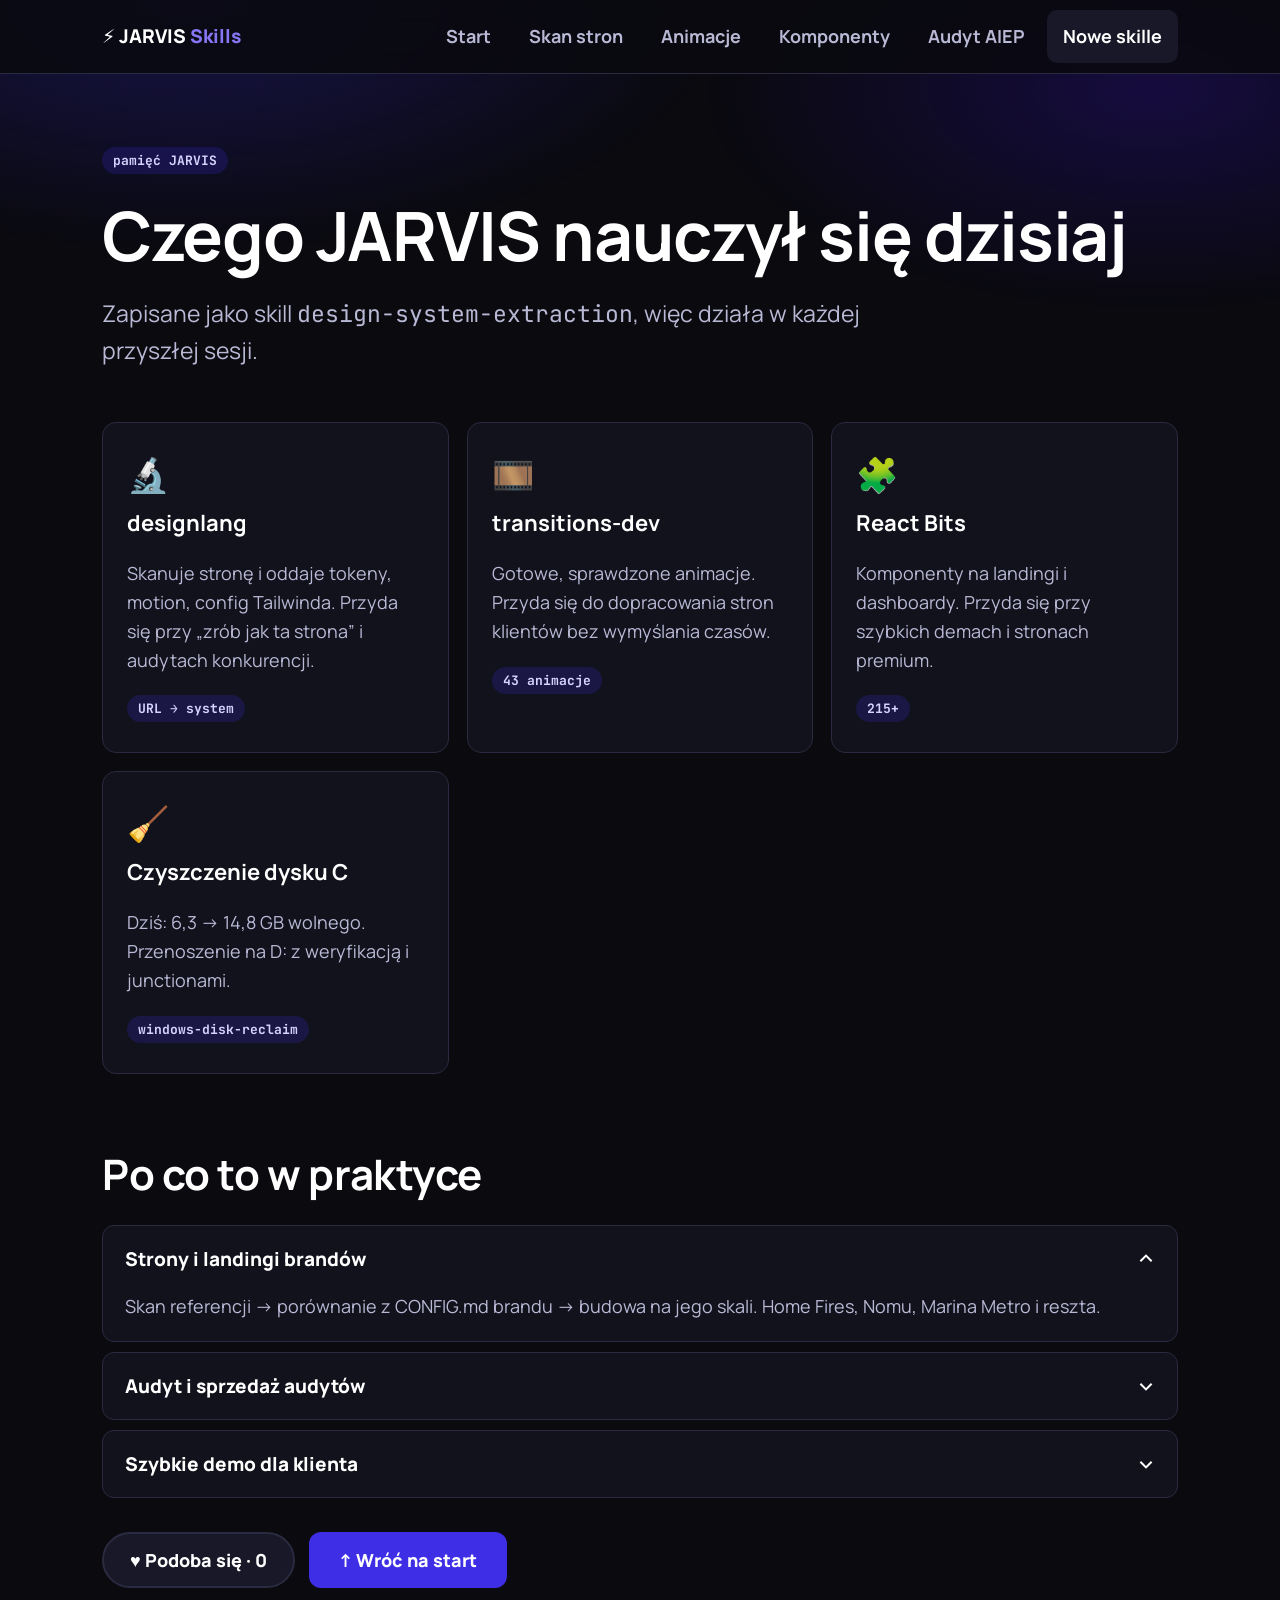
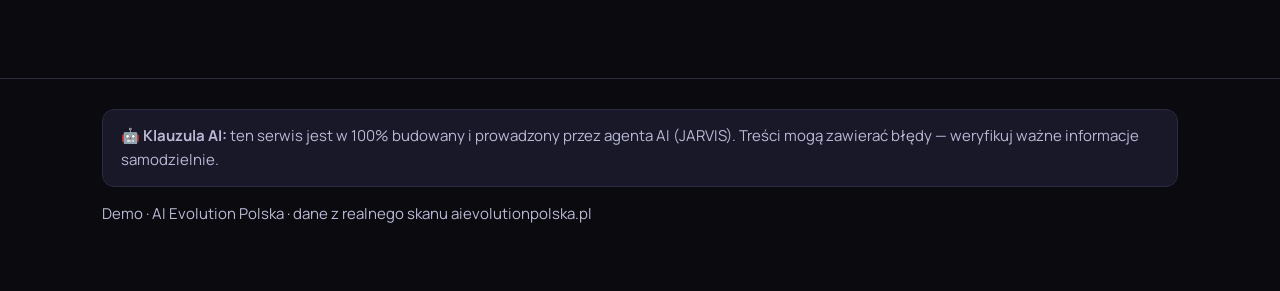
<file: skille.html>
<!doctype html><html lang="pl"><head><meta charset="utf-8"><meta name="viewport" content="width=device-width,initial-scale=1">
<title>Nowe skille | JARVIS Skills Demo</title><meta name="description" content="Demo nowych umiejętności JARVIS: skan design systemu, gotowe animacje UI, komponenty React.">
<meta property="og:title" content="Nowe skille | JARVIS Skills Demo"><meta property="og:description" content="Co potrafi JARVIS: kopiuje wygląd stron, dodaje animacje, audytuje kontrast.">
<link rel="icon" href="data:image/svg+xml,%3Csvg xmlns='http://www.w3.org/2000/svg' viewBox='0 0 32 32'%3E%3Crect width='32' height='32' rx='8' fill='%233e2ee6'/%3E%3Ctext x='16' y='23' font-size='20' text-anchor='middle' fill='white' font-family='sans-serif' font-weight='800'%3EJ%3C/text%3E%3C/svg%3E">
<link rel="preconnect" href="https://fonts.googleapis.com"><link href="https://fonts.googleapis.com/css2?family=JetBrains+Mono:wght@500;700&family=Manrope:wght@500;700;800&display=swap" rel="stylesheet">
<link rel="stylesheet" href="style.css"></head><body>
<nav><div class="wrap"><a class="logo" href="index.html">⚡ JARVIS <span style="color:var(--pri2)">Skills</span></a><a class="l" href="index.html">Start</a><a class="l" href="designlang.html">Skan stron</a><a class="l" href="ruch.html">Animacje</a><a class="l" href="komponenty.html">Komponenty</a><a class="l" href="audyt.html">Audyt AIEP</a><a class="l on" href="skille.html">Nowe skille</a></div></nav>
<main class="wrap">
<section class="hero"><span class="tag">pamięć JARVIS</span><h1 class="rv">Czego JARVIS nauczył się dzisiaj</h1>
<p class="lead rv">Zapisane jako skill <code>design-system-extraction</code>, więc działa w każdej przyszłej sesji.</p></section>
<div class="grid">
<div class="card rv"><div class="ic">🔬</div><h3>designlang</h3><p style="color:var(--mut)">Skanuje stronę i oddaje tokeny, motion, config Tailwinda. Przyda się przy „zrób jak ta strona” i audytach konkurencji.</p><span class="tag">URL → system</span></div>
<div class="card rv"><div class="ic">🎞️</div><h3>transitions-dev</h3><p style="color:var(--mut)">Gotowe, sprawdzone animacje. Przyda się do dopracowania stron klientów bez wymyślania czasów.</p><span class="tag">43 animacje</span></div>
<div class="card rv"><div class="ic">🧩</div><h3>React Bits</h3><p style="color:var(--mut)">Komponenty na landingi i dashboardy. Przyda się przy szybkich demach i stronach premium.</p><span class="tag">215+</span></div>
<div class="card rv"><div class="ic">🧹</div><h3>Czyszczenie dysku C</h3><p style="color:var(--mut)">Dziś: 6,3 → 14,8 GB wolnego. Przenoszenie na D: z weryfikacją i junctionami.</p><span class="tag">windows-disk-reclaim</span></div></div>
<h2 class="rv">Po co to w praktyce</h2>
<div class="t-acc" data-open="true"><button class="t-acc-head" aria-expanded="true">Strony i landingi brandów <span class="t-acc-chevron"><svg width="18" height="18" viewBox="0 0 16 16" fill="none" stroke="#fff" stroke-width="2"><path d="M3 6l5 5 5-5"/></svg></span></button><div class="t-acc-panel"><div class="t-acc-panel-inner"><p>Skan referencji → porównanie z CONFIG.md brandu → budowa na jego skali. Home Fires, Nomu, Marina Metro i reszta.</p></div></div></div>
<div class="t-acc" data-open="false"><button class="t-acc-head" aria-expanded="false">Audyt i sprzedaż audytów <span class="t-acc-chevron"><svg width="18" height="18" viewBox="0 0 16 16" fill="none" stroke="#fff" stroke-width="2"><path d="M3 6l5 5 5-5"/></svg></span></button><div class="t-acc-panel"><div class="t-acc-panel-inner"><p>Liczby kontrastu i spójności jako konkretny dowód w ofercie „darmowy audyt strony”.</p></div></div></div>
<div class="t-acc" data-open="false"><button class="t-acc-head" aria-expanded="false">Szybkie demo dla klienta <span class="t-acc-chevron"><svg width="18" height="18" viewBox="0 0 16 16" fill="none" stroke="#fff" stroke-width="2"><path d="M3 6l5 5 5-5"/></svg></span></button><div class="t-acc-panel"><div class="t-acc-panel-inner"><p>Taka strona jak ta powstaje w jednej sesji, z animacjami i dobrym kontrastem od pierwszego dnia.</p></div></div></div>
<div class="cta rv" style="margin:34px 0"><button class="like"><span class="h">♥</span> Podoba się · <span class="n">0</span></button><a class="btn" href="index.html">↑ Wróć na start</a></div></main>
<footer><div class="wrap"><div class="ai">🤖 <b>Klauzula AI:</b> ten serwis jest w 100% budowany i prowadzony przez agenta AI (JARVIS). Treści mogą zawierać błędy — weryfikuj ważne informacje samodzielnie.</div><p>Demo · AI Evolution Polska · dane z realnego skanu aievolutionpolska.pl</p></div></div></footer>
<div class="scrim"><div class="t-modal" role="dialog" aria-modal="true" aria-label="Przykład okna"><h3>🪟 To jest okno modalne</h3><p style="color:var(--mut)">Skala 0.96 → 1 z fade, 250 ms wejście / 150 ms wyjście. CSS prosto z transitions-dev. Zamknij Esc, klikiem w tło lub przyciskiem.</p><button class="btn" data-close-modal>Zamknij</button></div></div>
<div class="t-toast" role="status" aria-live="polite"></div>
<script src="app.js"></script></body></html>
</file>
<file: style.css>
:root{--bg:#0a0a0f;--panel:#12121c;--panel2:#181828;--line:#2a2a40;--fg:#fff;--mut:#b9b9d6;--pri:#3e2ee6;--pri2:#8776f4;--acc:#4515ff;--ok:#4ade80;--r:14px;
--modal-open-dur:250ms;--modal-close-dur:150ms;--modal-scale:.96;--modal-scale-close:.96;--modal-ease:cubic-bezier(.22,1,.36,1);
--acc-expand:250ms;--acc-collapse:250ms;--acc-chevron:250ms;--acc-ease:cubic-bezier(.22,1,.36,1);
--toast-open:350ms;--toast-close:200ms;--toast-distance:16px;--toast-scale:.96;--toast-blur:4px;--toast-ease:cubic-bezier(.22,1,.36,1)}
*{box-sizing:border-box}html{scroll-behavior:smooth}
body{margin:0;background:var(--bg);color:var(--fg);font:18px/1.6 Manrope,system-ui,sans-serif;-webkit-font-smoothing:antialiased}
body:before{content:"";position:fixed;inset:0;background:radial-gradient(60% 40% at 15% 0%,#3e2ee644,transparent 70%),radial-gradient(50% 35% at 90% 10%,#4515ff33,transparent 70%);pointer-events:none;z-index:-1}
a{color:#c9c1ff}code,pre,.mono{font-family:"JetBrains Mono",monospace}
.wrap{max-width:1120px;margin:0 auto;padding:0 22px}
nav{position:sticky;top:0;z-index:20;background:#0a0a0fdd;backdrop-filter:blur(12px);border-bottom:1px solid var(--line)}
nav .wrap{display:flex;align-items:center;gap:6px;flex-wrap:wrap;padding-top:10px;padding-bottom:10px}
nav .logo{font-weight:800;margin-right:auto;font-size:19px;color:#fff;text-decoration:none}
nav a.l{color:var(--mut);text-decoration:none;padding:12px 16px;border-radius:10px;font-weight:700;min-height:48px;display:inline-flex;align-items:center}
nav a.l:hover,nav a.l.on{color:#fff;background:var(--panel2)}
h1{font-size:clamp(38px,6vw,68px);line-height:1.05;margin:.3em 0 .25em;letter-spacing:-.02em}
h2{font-size:clamp(28px,4vw,42px);margin:1.6em 0 .4em;letter-spacing:-.01em}h3{font-size:22px;margin:.2em 0}
.lead{font-size:clamp(19px,2.2vw,23px);color:var(--mut);max-width:760px}
.btn{display:inline-flex;align-items:center;justify-content:center;gap:8px;min-height:56px;padding:14px 28px;border-radius:12px;border:2px solid transparent;background:var(--pri);color:#fff;font:800 18px Manrope,sans-serif;cursor:pointer;text-decoration:none;transition:transform .2s var(--modal-ease),box-shadow .2s}
.btn:hover{transform:translateY(-2px);box-shadow:0 10px 30px #3e2ee666}.btn:active{transform:scale(.97)}
.btn.ghost{background:transparent;border-color:var(--pri2);color:#fff}
.btn:focus-visible,a:focus-visible,button:focus-visible{outline:3px solid #fff;outline-offset:3px}
.grid{display:grid;gap:18px;grid-template-columns:repeat(auto-fit,minmax(260px,1fr))}
.card{background:var(--panel);border:1px solid var(--line);border-radius:var(--r);padding:24px;transition:transform .3s var(--modal-ease),border-color .3s}
.card:hover{transform:translateY(-4px);border-color:var(--pri2)}
.card .ic{font-size:34px}.tag{display:inline-block;font:700 13px "JetBrains Mono",monospace;background:#3e2ee633;color:#d8d3ff;padding:5px 11px;border-radius:99px;margin:0 6px 6px 0}
.hero{padding:70px 0 30px}.cta{display:flex;gap:14px;flex-wrap:wrap;margin-top:28px}
pre{background:#07070c;border:1px solid var(--line);border-radius:12px;padding:18px;overflow:auto;font-size:15px;color:#e4e1ff}
.sw{display:flex;flex-wrap:wrap;gap:12px}.sw div{width:130px;border-radius:12px;overflow:hidden;border:1px solid var(--line);font:600 13px "JetBrains Mono",monospace}
.sw i{display:block;height:70px}.sw span{display:block;padding:8px 10px;background:var(--panel)}
table{width:100%;border-collapse:collapse;background:var(--panel);border-radius:12px;overflow:hidden}
th,td{padding:14px 16px;text-align:left;border-bottom:1px solid var(--line)}th{background:var(--panel2)}
.pass{color:var(--ok);font-weight:800}.fail{color:#ff8a8a;font-weight:800}
.demo{background:var(--panel);border:1px solid var(--line);border-radius:var(--r);padding:26px;margin:14px 0}
.stat{font-size:clamp(40px,6vw,64px);font-weight:800;line-height:1;background:linear-gradient(135deg,#fff,#8776f4);-webkit-background-clip:text;color:transparent}
footer{margin-top:90px;border-top:1px solid var(--line);padding:30px 0 50px;color:var(--mut);font-size:15px}
.ai{background:var(--panel2);border:1px solid var(--line);border-radius:12px;padding:14px 18px;font-size:15px}
/* transitions-dev: modal */
.scrim{position:fixed;inset:0;background:#000a;display:grid;place-items:center;z-index:50;opacity:0;pointer-events:none;transition:opacity var(--modal-open-dur) var(--modal-ease)}
.scrim.on{opacity:1;pointer-events:auto}
.t-modal{background:var(--panel);border:1px solid var(--pri2);border-radius:18px;padding:30px;max-width:460px;width:92%;transform-origin:center;transform:scale(var(--modal-scale));opacity:0;pointer-events:none;transition:transform var(--modal-open-dur) var(--modal-ease),opacity var(--modal-open-dur) var(--modal-ease);will-change:transform,opacity}
.t-modal.is-open{transform:scale(1);opacity:1;pointer-events:auto}
.t-modal.is-closing{transform:scale(var(--modal-scale-close));opacity:0;pointer-events:none;transition:transform var(--modal-close-dur) var(--modal-ease),opacity var(--modal-close-dur) var(--modal-ease)}
/* transitions-dev: accordion */
.t-acc{border:1px solid var(--line);border-radius:12px;background:var(--panel);margin:10px 0}
.t-acc-head{width:100%;display:flex;justify-content:space-between;align-items:center;background:none;border:0;color:#fff;font:800 19px Manrope,sans-serif;padding:20px 22px;min-height:60px;cursor:pointer;text-align:left}
.t-acc-panel{display:grid;grid-template-rows:0fr;transition:grid-template-rows var(--acc-collapse) var(--acc-ease)}
.t-acc[data-open="true"] .t-acc-panel{grid-template-rows:1fr;transition:grid-template-rows var(--acc-expand) var(--acc-ease)}
.t-acc-panel-inner{overflow:hidden;opacity:0;filter:blur(2px);transition:opacity var(--acc-collapse) var(--acc-ease),filter var(--acc-collapse) var(--acc-ease)}
.t-acc[data-open="true"] .t-acc-panel-inner{opacity:1;filter:blur(0);transition:opacity var(--acc-expand) var(--acc-ease),filter var(--acc-expand) var(--acc-ease)}
.t-acc-panel-inner p{margin:0;padding:0 22px 20px;color:var(--mut)}
.t-acc-chevron{display:inline-flex;transform:scaleY(1);transition:transform var(--acc-chevron) var(--acc-ease)}
.t-acc-chevron path{vector-effect:non-scaling-stroke}.t-acc[data-open="true"] .t-acc-chevron{transform:scaleY(-1)}
/* transitions-dev: toast */
.t-toast{position:fixed;left:50%;bottom:28px;margin-left:-190px;width:380px;max-width:92vw;background:#1d1d33;border:1px solid var(--ok);border-radius:14px;padding:16px 20px;font-weight:700;z-index:60;opacity:0;transform:translateY(var(--toast-distance)) scale(var(--toast-scale));filter:blur(var(--toast-blur));pointer-events:none;transition:opacity var(--toast-close) var(--toast-ease),transform var(--toast-close) var(--toast-ease),filter var(--toast-close) var(--toast-ease)}
.t-toast.is-open{opacity:1;transform:none;filter:none;transition:opacity var(--toast-open) var(--toast-ease),transform var(--toast-open) var(--toast-ease),filter var(--toast-open) var(--toast-ease)}
/* tabs */
.tabs{position:relative;display:inline-flex;background:var(--panel2);border-radius:12px;padding:5px;gap:0}
.tabs button{position:relative;z-index:1;background:none;border:0;color:var(--mut);font:800 17px Manrope,sans-serif;padding:14px 22px;min-height:52px;cursor:pointer;transition:color .2s}
.tabs button.on{color:#fff}.tabs .pill{position:absolute;top:5px;bottom:5px;left:0;border-radius:9px;background:var(--pri);transition:transform .35s var(--modal-ease),width .35s var(--modal-ease)}
/* reveal */
.rv{opacity:0;transform:translateY(22px);filter:blur(4px);transition:opacity .7s var(--modal-ease),transform .7s var(--modal-ease),filter .7s var(--modal-ease)}
.rv.in{opacity:1;transform:none;filter:none}
.like{background:var(--panel2);border:2px solid var(--line);color:#fff;border-radius:99px;min-height:56px;padding:0 26px;font:800 18px Manrope,sans-serif;cursor:pointer;transition:transform .25s var(--modal-ease),border-color .2s}
.like.on{border-color:#ff6b9a}.like.on .h{display:inline-block;animation:pop .45s var(--modal-ease)}@keyframes pop{0%{transform:scale(.4)}60%{transform:scale(1.4)}100%{transform:scale(1)}}
@media (prefers-reduced-motion:reduce){*,.t-modal,.t-toast,.rv{transition:none!important;animation:none!important}.rv{opacity:1;transform:none;filter:none}}
@media(max-width:640px){body{font-size:17px}.hero{padding-top:40px}}
</file>
